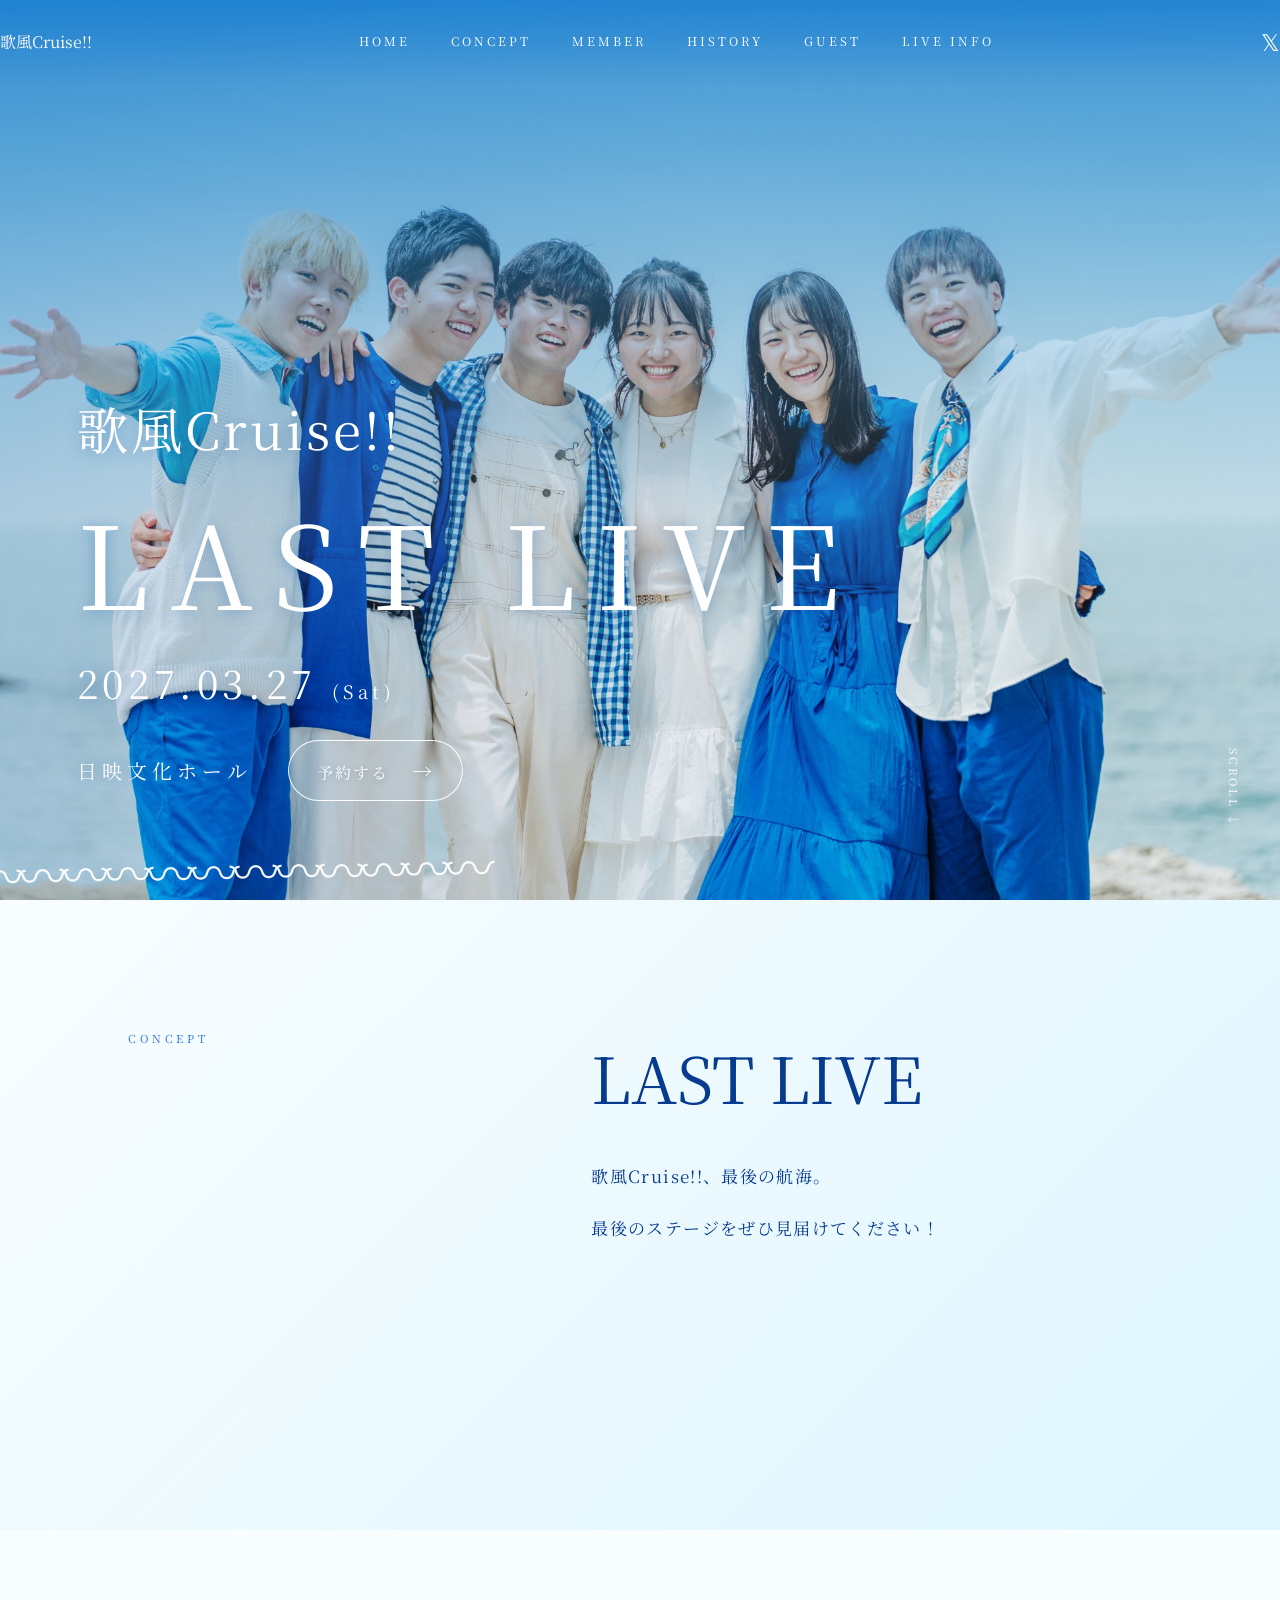
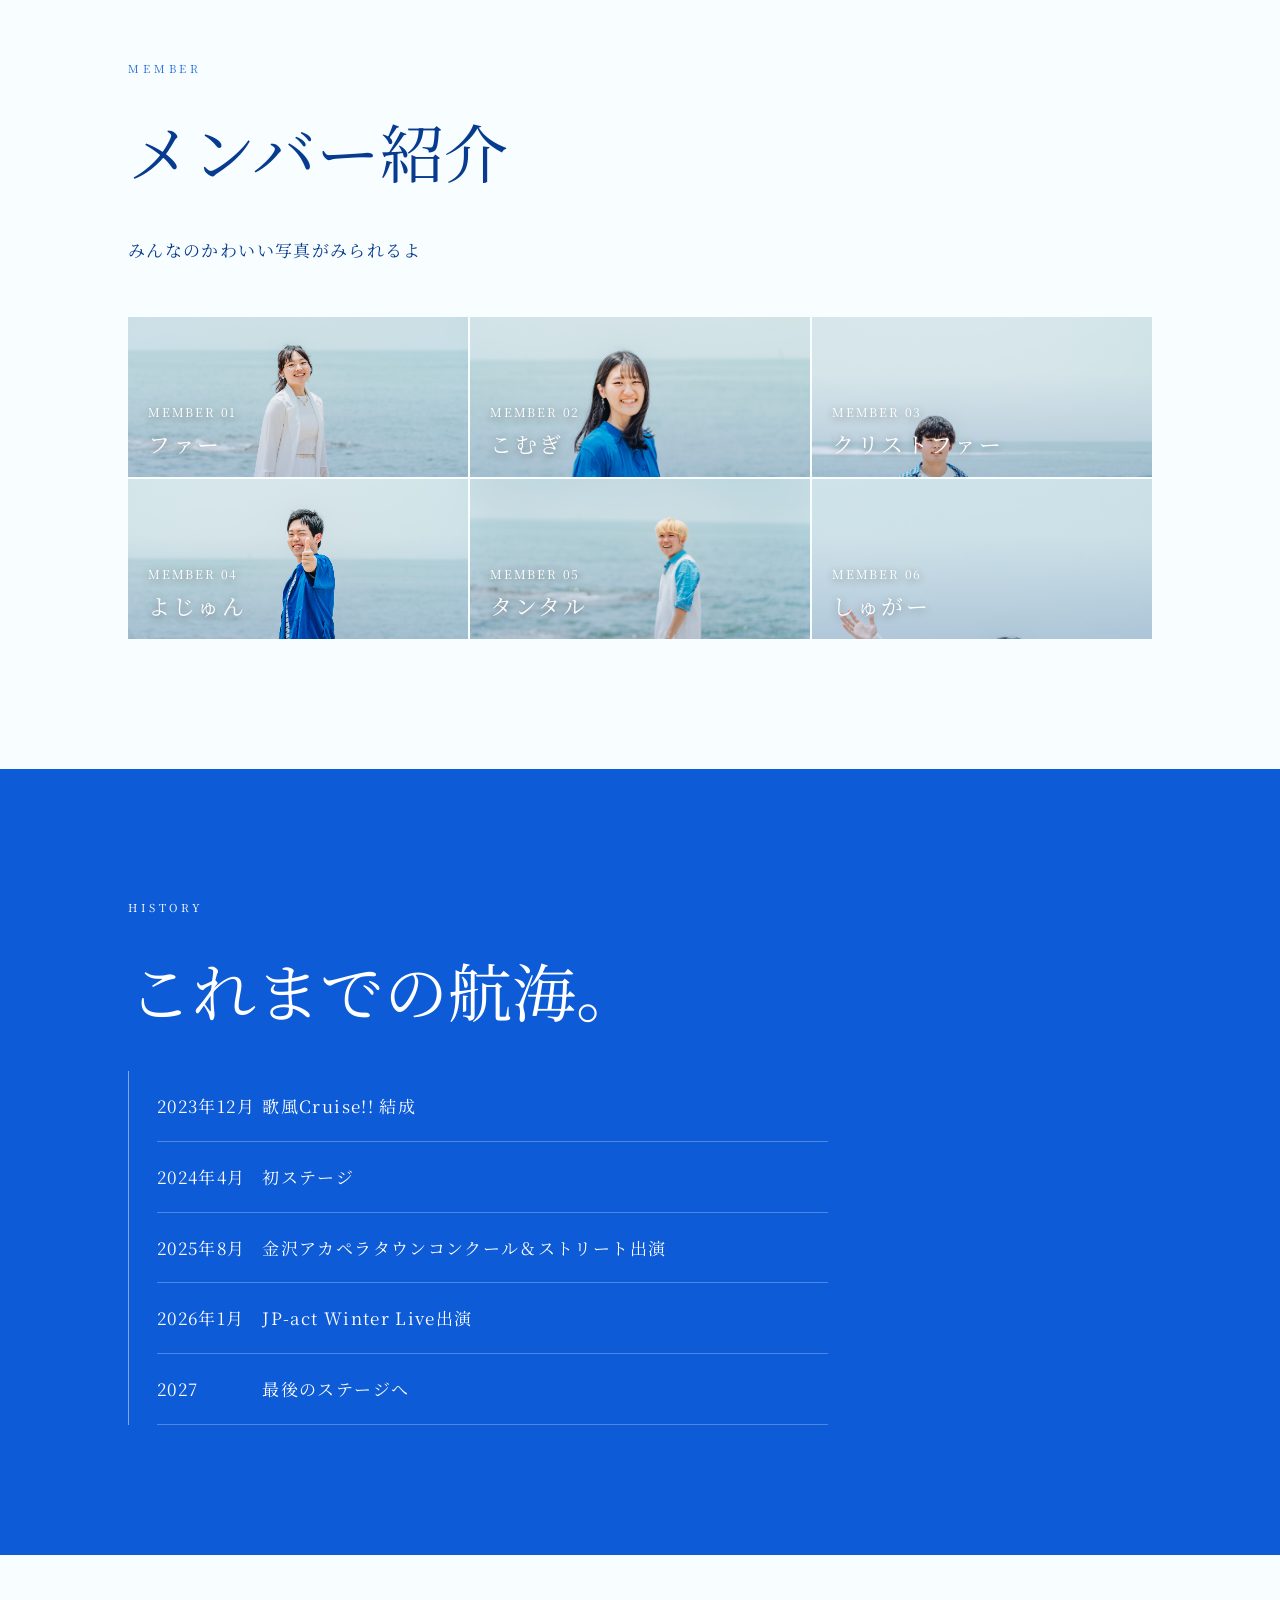
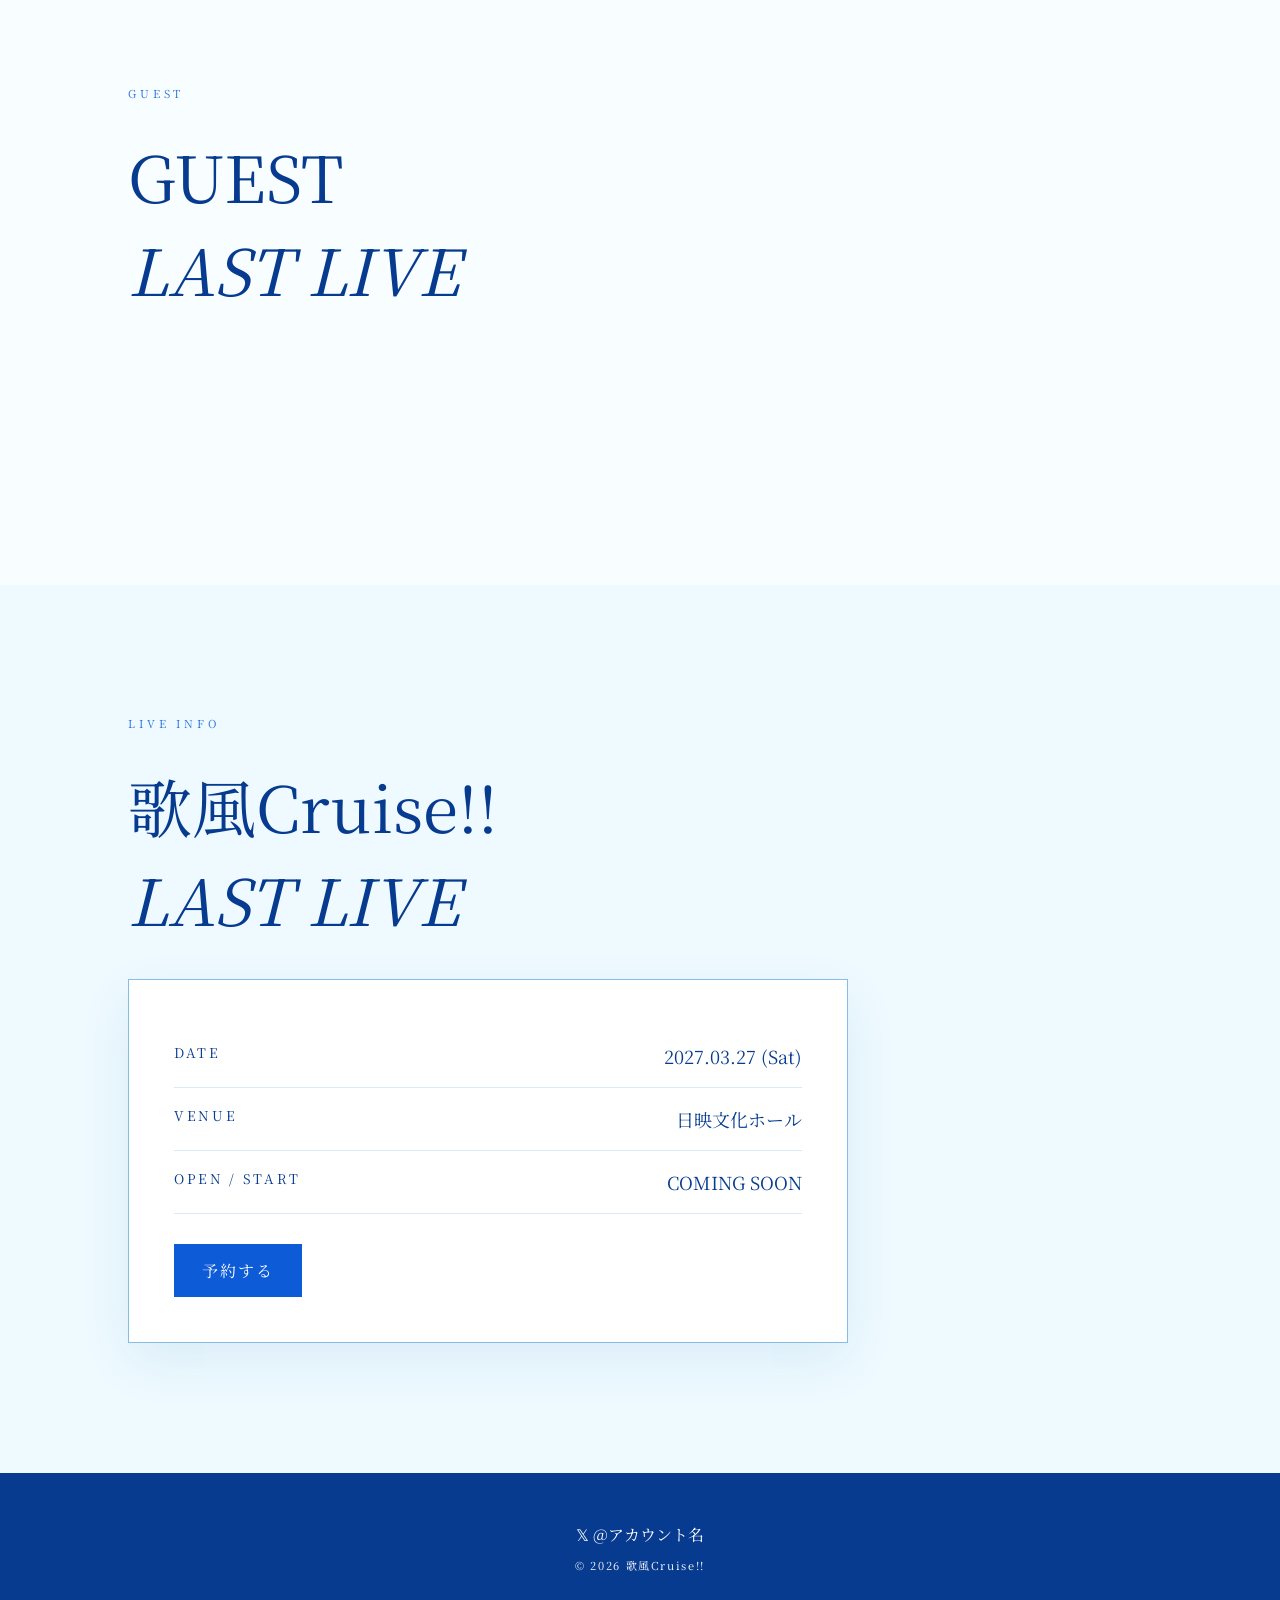
<file: index.html>
<!doctype html>
<html lang="ja">
<head>
  <meta charset="utf-8">
  <meta name="viewport" content="width=device-width, initial-scale=1">

  <title>歌風Cruise!!｜LAST LIVE</title>

  <meta
    name="description"
    content="歌風Cruise!! LAST LIVE 2027.03.27 日映文化ホール"
  >

  <link rel="stylesheet" href="style.css">
</head>


<body>


  <!-- ========================================
       HEADER
  ======================================== -->

  <header class="nav">

    <a
      class="brand"
      href="#home"
      aria-label="歌風Cruise!!"
    >
      歌風Cruise!!
    </a>


    <nav>

      <a href="#home">
        HOME
      </a>

      <a href="#concept">
        CONCEPT
      </a>

      <a href="#member">
        MEMBER
      </a>

      <a href="#history">
        HISTORY
      </a>

      <a href="#guest">
        GUEST
      </a>

      <a href="#live">
        LIVE INFO
      </a>

    </nav>


    <a
      class="x-link"
      href="#"
      aria-label="X"
    >
      𝕏
    </a>

  </header>



  <main>


    <!-- ========================================
         HOME
    ======================================== -->

    <section
      id="home"
      class="hero"
    >

      <div class="hero-photo"></div>

      <div class="hero-wash"></div>


      <div class="hero-content">

        <p class="eyebrow">
          歌風Cruise!!
        </p>


        <h1>
          LAST LIVE
        </h1>


        <div class="date">
          2027.03.27
          <span>(Sat)</span>
        </div>


        <div class="venue">
          日映文化ホール
        </div>


        <a
          class="button hero-button"
          href="#"
          target="_blank"
          rel="noopener"
        >
          予約する
        </a>

      </div>


      <div class="wave">
        〰〰〰〰〰〰〰〰〰〰〰〰
      </div>


      <a
        class="scroll"
        href="#concept"
      >
        SCROLL ↓
      </a>

    </section>



    <!-- ========================================
         CONCEPT
    ======================================== -->

    <section
      id="concept"
      class="section concept"
    >

      <div class="section-label">
        CONCEPT
      </div>


      <div>

        <h2>
          LAST LIVE
        </h2>


        <p>
          歌風Cruise!!、最後の航海。
        </p>


        <p>
          最後のステージをぜひ見届けてください！
        </p>

      </div>

    </section>



    <!-- ========================================
         MEMBER
    ======================================== -->

    <section
      id="member"
      class="section"
    >

      <div class="section-label">
        MEMBER
      </div>


      <h2>
        メンバー紹介
      </h2>


      <p class="lead">
        みんなのかわいい写真がみられるよ
      </p>



      <div class="member-grid">


        <!-- ====================================
             MEMBER 01 ファー
        ==================================== -->

        <button
          class="member-card"
          onclick="openMember('far')"
        >

          <img
            src="photo-69.jpg"
            alt="ファー"
          >


          <div class="member-card-overlay"></div>


          <div class="member-card-text">

            <span>
              MEMBER 01
            </span>

            <strong>
              ファー
            </strong>

          </div>

        </button>



        <!-- ====================================
             MEMBER 02 こむぎ
        ==================================== -->

        <button
          class="member-card"
          onclick="openMember('komugi')"
        >

          <img
            src="photo-76.jpg"
            alt="こむぎ"
          >


          <div class="member-card-overlay"></div>


          <div class="member-card-text">

            <span>
              MEMBER 02
            </span>

            <strong>
              こむぎ
            </strong>

          </div>

        </button>



        <!-- ====================================
             MEMBER 03 クリストファー
        ==================================== -->

        <button
          class="member-card"
          onclick="openMember('christopher')"
        >

          <img
            src="photo-105.jpg"
            alt="クリストファー"
          >


          <div class="member-card-overlay"></div>


          <div class="member-card-text">

            <span>
              MEMBER 03
            </span>

            <strong>
              クリストファー
            </strong>

          </div>

        </button>



        <!-- ====================================
             MEMBER 04 よじゅん
        ==================================== -->

        <button
          class="member-card"
          onclick="openMember('yojun')"
        >

          <img
            src="photo-86.jpg"
            alt="よじゅん"
          >


          <div class="member-card-overlay"></div>


          <div class="member-card-text">

            <span>
              MEMBER 04
            </span>

            <strong>
              よじゅん
            </strong>

          </div>

        </button>



        <!-- ====================================
             MEMBER 05 タンタル
        ==================================== -->

        <button
          class="member-card"
          onclick="openMember('tantal')"
        >

          <img
            src="photo-127.jpg"
            alt="タンタル"
          >


          <div class="member-card-overlay"></div>


          <div class="member-card-text">

            <span>
              MEMBER 05
            </span>

            <strong>
              タンタル
            </strong>

          </div>

        </button>



        <!-- ====================================
             MEMBER 06 しゅがー
        ==================================== -->

        <button
          class="member-card"
          onclick="openMember('sugar')"
        >

          <img
            src="photo-98.jpg"
            alt="しゅがー"
          >


          <div class="member-card-overlay"></div>


          <div class="member-card-text">

            <span>
              MEMBER 06
            </span>

            <strong>
              しゅがー
            </strong>

          </div>

        </button>


      </div>

    </section>



    <!-- ========================================
         MEMBER MODAL
    ======================================== -->

    <div
      id="member-modal"
      class="member-modal"
    >


      <!-- 背景 -->

      <div
        class="member-overlay"
        onclick="closeMember()"
      ></div>



      <!-- パネル -->

      <div class="member-panel">


        <!-- 閉じる -->

        <button
          class="member-close"
          onclick="closeMember()"
          aria-label="閉じる"
        >
          ×
        </button>



        <!-- MEMBER番号 -->

        <div
          id="modal-number"
          class="member-panel-label"
        >
          MEMBER 01
        </div>



        <!-- 名前 -->

        <h2 id="modal-name">
          ファー
        </h2>



        <!-- パート -->

        <p
          id="modal-role"
          class="member-role"
        >
          LEAD
        </p>



        <!-- ==================================
             写真3枚
        ================================== -->

        <div
          id="modal-slider"
          class="member-slider"
        >


          <!-- 写真1 -->

          <div class="member-slide">

            <img
              id="modal-photo-1"
              src="photo-66.jpg"
              alt="ファー 写真1"
            >

          </div>



          <!-- 写真2 -->

          <div class="member-slide">

            <img
              id="modal-photo-2"
              src="photo-69.jpg"
              alt="ファー 写真2"
            >

          </div>



          <!-- 写真3 -->

          <div class="member-slide">

            <img
              id="modal-photo-3"
              src="photo-72.jpg"
              alt="ファー 写真3"
            >

          </div>


        </div>



        <!-- ==================================
             写真ドット
        ================================== -->

        <div class="slider-dots">


          <button
            class="active"
            onclick="goToPhoto(0)"
            aria-label="写真1"
          ></button>


          <button
            onclick="goToPhoto(1)"
            aria-label="写真2"
          ></button>


          <button
            onclick="goToPhoto(2)"
            aria-label="写真3"
          ></button>


        </div>



        <!-- ==================================
             プロフィール
        ================================== -->

        <div
          id="modal-profile"
          class="member-profile"
        >

          <p>
            Lead。歌風Cruise!!の発起人。そしてドライバー。
          </p>

          <p>
            みんなの衣装もファー発案。
          </p>

        </div>


      </div>

    </div>



    <!-- ========================================
         HISTORY
    ======================================== -->

    <section
      id="history"
      class="section blue-section"
    >

      <div class="section-label">
        HISTORY
      </div>


      <h2>
        これまでの航海。
      </h2>



      <div class="timeline">


        <p>

          <span>
            2023年12月
          </span>

          歌風Cruise!! 結成

        </p>


        <p>

          <span>
            2024年4月
          </span>

          初ステージ

        </p>


        <p>

          <span>
            2025年8月
          </span>

          金沢アカペラタウンコンクール＆ストリート出演

        </p>


        <p>

          <span>
            2026年1月
          </span>

          JP-act Winter Live出演

        </p>


        <p>

          <span>
            2027
          </span>

          最後のステージへ

        </p>


      </div>

    </section>



    <!-- ========================================
         GUEST
    ======================================== -->

    <section
      id="guest"
      class="section guest"
    >

      <div class="section-label">
        GUEST
      </div>


      <h2>

        GUEST
        <br>

        <em>
          LAST LIVE
        </em>

      </h2>


      <div class="guest-content">

        <!-- ゲスト情報をここに追加 -->

      </div>

    </section>



    <!-- ========================================
         LIVE INFO
    ======================================== -->

    <section
      id="live"
      class="section live"
    >

      <div class="section-label">
        LIVE INFO
      </div>


      <h2>

        歌風Cruise!!<br>

        <em>
          LAST LIVE
        </em>

      </h2>



      <div class="live-card">


        <div>

          <small>
            DATE
          </small>

          <strong>
            2027.03.27 (Sat)
          </strong>

        </div>



        <div>

          <small>
            VENUE
          </small>

          <strong>
            日映文化ホール
          </strong>

        </div>



        <div>

          <small>
            OPEN / START
          </small>

          <strong>
            COMING SOON
          </strong>

        </div>



        <a
          class="button"
          href="#"
          target="_blank"
          rel="noopener"
        >
          予約する
        </a>


      </div>

    </section>


  </main>



  <!-- ========================================
       FOOTER
  ======================================== -->

  <footer>


    <a
      href="#"
      class="footer-x"
      target="_blank"
      rel="noopener"
    >
      𝕏 @アカウント名
    </a>


    <p>
      © 2026 歌風Cruise!!
    </p>


  </footer>



  <!-- ========================================
       JAVASCRIPT
  ======================================== -->

  <script>


    /*
    ==================================================
    メンバー情報

    写真ファイル名はここだけ変更すればOK！
    ==================================================
    */


    const members = {


      /* ================================
         ファー
      ================================= */

      far: {

        number: "MEMBER 01",

        name: "ファー",

        role: "LEAD",

        photos: [

          "photo-66.jpg",

          "photo-69.jpg",

          "photo-72.jpg"

        ],

        profile: `

          <p>
            Lead。歌風Cruise!!の発起人。そしてドライバー。
          </p>

          <p>
            みんなの衣装もファー発案。
          </p>

        `

      },


      /* ================================
         こむぎ
      ================================= */

      komugi: {

        number: "MEMBER 02",

        name: "こむぎ",

        role: "MEMBER",

        photos: [

          "photo-76.jpg",

          "photo-78.jpg",

          "photo-80.jpg"

        ],

        profile: `

          <p>
            こむぎだけど米派。
          </p>

          <p>
            歌風Cruise!!での思い出など。
          </p>

        `

      },


      /* ================================
         クリストファー
      ================================= */

      christopher: {

        number: "MEMBER 03",

        name: "クリストファー",

        role: "MEMBER",

        photos: [

          "photo-105.jpg",

          "photo-106.jpg",

          "photo-114.jpg"

        ],

        profile: `

          <p>
            クリストファーは本名。
          </p>

          <p>
            歌風Cruise!!での思い出など。
          </p>

        `

      },


      /* ================================
         よじゅん
      ================================= */

      yojun: {

        number: "MEMBER 04",

        name: "よじゅん",

        role: "MEMBER",

        photos: [

          "photo-86.jpg",

          "photo-90.jpg",

          "photo-92.jpg"

        ],

        profile: `

          <p>
            よーじゅら。
          </p>

          <p>
            歌風Cruise!!での思い出など。
          </p>

        `

      },


      /* ================================
         タンタル
      ================================= */

      tantal: {

        number: "MEMBER 05",

        name: "タンタル",

        role: "MEMBER",

        photos: [

          "photo-117.jpg",

          "photo-125.jpg",

          "photo-127.jpg"

        ],

        profile: `

          <p>
            報連相ちゃんとしてください。
          </p>

          <p>
            歌風Cruise!!での思い出など。
          </p>

        `

      },


      /* ================================
         しゅがー
      ================================= */

      sugar: {

        number: "MEMBER 06",

        name: "しゅがー",

        role: "MEMBER",

        photos: [

          "photo-98.jpg",

          "photo-99.jpg",

          "photo-102.jpg"

        ],

        profile: `

          <p>
            おしゅが。
          </p>

          <p>
            歌風Cruise!!での思い出など。
          </p>

        `

      }

    };



    /*
    ==================================================
    メンバー詳細を開く
    ==================================================
    */

    function openMember(memberId){


      const member =
        members[memberId];


      if(!member){
        return;
      }


      /*
      名前などを変更
      */

      document
        .getElementById("modal-number")
        .textContent =
        member.number;


      document
        .getElementById("modal-name")
        .textContent =
        member.name;


      document
        .getElementById("modal-role")
        .textContent =
        member.role;


      /*
      プロフィール
      */

      document
        .getElementById("modal-profile")
        .innerHTML =
        member.profile;



      /*
      ==========================================
      写真3枚をセット
      ==========================================
      */


      document
        .getElementById("modal-photo-1")
        .src =
        member.photos[0];


      document
        .getElementById("modal-photo-2")
        .src =
        member.photos[1];


      document
        .getElementById("modal-photo-3")
        .src =
        member.photos[2];



      /*
      altも変更
      */

      document
        .getElementById("modal-photo-1")
        .alt =
        member.name + " 写真1";


      document
        .getElementById("modal-photo-2")
        .alt =
        member.name + " 写真2";


      document
        .getElementById("modal-photo-3")
        .alt =
        member.name + " 写真3";



      /*
      ==========================================
      スライダーを写真1に戻す
      ==========================================
      */

      const slider =
        document.getElementById(
          "modal-slider"
        );


      slider.scrollTo({

        left: 0,

        behavior: "instant"

      });



      /*
      ドットを写真1に戻す
      */

      document
        .querySelectorAll(
          ".slider-dots button"
        )
        .forEach(
          function(dot, index){

            dot.classList.toggle(
              "active",
              index === 0
            );

          }
        );



      /*
      モーダルを開く
      */

      document
        .getElementById("member-modal")
        .classList.add("open");


      document.body.style.overflow =
        "hidden";

    }



    /*
    ==================================================
    メンバー詳細を閉じる
    ==================================================
    */

    function closeMember(){


      document
        .getElementById("member-modal")
        .classList.remove("open");


      document.body.style.overflow =
        "";

    }



    /*
    ==================================================
    ESCキーでも閉じる
    ==================================================
    */

    document.addEventListener(
      "keydown",
      function(event){

        if(
          event.key === "Escape"
        ){

          closeMember();

        }

      }
    );



    /*
    ==================================================
    写真スライダー
    ==================================================
    */

    const slider =
      document.getElementById(
        "modal-slider"
      );


    const dots =
      document.querySelectorAll(
        ".slider-dots button"
      );



    /*
    スワイプしたとき
    */

    if(slider){

      slider.addEventListener(
        "scroll",
        function(){


          const index =
            Math.round(
              slider.scrollLeft /
              slider.clientWidth
            );


          dots.forEach(
            function(dot, i){

              dot.classList.toggle(
                "active",
                i === index
              );

            }
          );

        }
      );

    }



    /*
    ==================================================
    ●を押したとき
    ==================================================
    */

    function goToPhoto(index){


      slider.scrollTo({

        left:
          slider.clientWidth *
          index,

        behavior: "smooth"

      });

    }


  </script>


</body>
</html>
</file>
<file: style.css>
@import url('https://fonts.googleapis.com/css2?family=Noto+Serif+JP:wght@400;600&display=swap');

:root{
  --blue:#0d5bd7;
  --sky:#bfe8f5;
  --ink:#073b8f;
  --white:#fff;
}

*{
  box-sizing:border-box;
}

html{
  scroll-behavior:smooth;
}

body{
  margin:0;
  color:var(--ink);
  font-family:"Noto Serif JP",serif;
  background:#f8fdff;
}

a{
  color:inherit;
  text-decoration:none;
}


/* =========================
   NAV
========================= */

.nav{
  position:fixed;
  z-index:20;
  top:0;
  left:0;
  right:0;
  height:82px;

  display:flex;
  align-items:center;

  padding:0;

  color:white;

  background:linear-gradient(
    #0574cf66,
    transparent
  );

  backdrop-filter:blur(2px);
}

.brand img{
  width:78px;
  height:52px;

  object-fit:contain;
  object-position:center;

  border-radius:0;
}

.nav nav{
  display:flex;
  gap:3.2vw;
  margin:auto;

  font-size:12px;
  letter-spacing:.25em;
}

.nav nav a{
  padding:10px 0;
  border-bottom:1px solid transparent;
}

.nav nav a:hover{
  border-bottom-color:white;
}

.x-link{
  font-size:23px;
}


/* =========================
   HERO
========================= */

.hero{
  min-height:100svh;

  position:relative;
  overflow:hidden;

  color:white;

  display:flex;
  align-items:flex-end;
}

.hero-photo{
  position:absolute;
  inset:0;

  background:
    url("images/main.jpg")
    center center /
    cover
    no-repeat;
}


/*
  上が濃い青
  ↓
  下に向かって少しずつ薄く
  ↓
  メンバーのところでは写真を見せる
*/

.hero-wash{
  position:absolute;
  inset:0;

  background:
    linear-gradient(
      to bottom,
      rgba(5,116,207,.72) 0%,
      rgba(25,135,210,.55) 18%,
      rgba(80,165,220,.32) 38%,
      rgba(180,215,238,.12) 58%,
      rgba(255,255,255,0) 75%
    ),
    linear-gradient(
      90deg,
      #0a62c422,
      #ffffff00 55%
    );
}


.hero-content{
  position:relative;
  z-index:2;

  padding:0 6vw 11vh;

  text-shadow:
    0 2px 15px #0750a455;
}

.eyebrow{
  font-size:clamp(25px,4vw,58px);

  letter-spacing:.06em;

  margin:0 0 12px;
}

h1{
  font-size:clamp(52px,9vw,128px);

  letter-spacing:.18em;

  margin:0 0 12px;

  font-weight:400;
}

.date{
  font-size:clamp(24px,3vw,44px);

  letter-spacing:.12em;
}

.date span{
  font-size:.48em;
}


/*
  予約ボタンを横に置けるようにする
*/

.venue{
  display:inline-block;

  font-size:20px;

  letter-spacing:.25em;

  margin-top:7px;
}


/* =========================
   HERO 予約ボタン
========================= */

.hero-button{
  display:inline-flex;

  align-items:center;
  justify-content:center;

  margin-top:0;
  margin-left:32px;

  padding:12px 30px;

  border:1.5px solid rgba(255,255,255,.95);
  border-radius:999px;

  color:white !important;

  /*
    中は透明に近くして
    後ろの写真・青を透けさせる
  */
  background:rgba(255,255,255,.08) !important;

  letter-spacing:.12em;

  text-shadow:
    0 1px 6px rgba(0,50,100,.3);

  backdrop-filter:blur(3px);
  -webkit-backdrop-filter:blur(3px);

  transition:
    background .25s ease,
    transform .25s ease;
}

.hero-button::after{
  content:"→";

  margin-left:18px;

  font-size:20px;
}

.hero-button:hover{
  background:rgba(255,255,255,.18) !important;

  transform:translateY(-2px);
}


/* =========================
   HERO MESSAGE
========================= */

.hero-message{
  position:absolute;
  z-index:2;

  right:7vw;
  top:25vh;

  font-size:clamp(17px,2vw,27px);

  line-height:2.2;

  letter-spacing:.2em;
}

.wave{
  position:absolute;
  z-index:2;

  bottom:0;
  left:-2%;

  width:104%;

  font-size:52px;

  letter-spacing:-.18em;

  transform:rotate(-1deg);

  opacity:.95;
}

.scroll{
  position:absolute;
  z-index:3;

  right:3vw;
  bottom:8vh;

  writing-mode:vertical-rl;

  letter-spacing:.25em;

  font-size:11px;
}


/* =========================
   SECTION
========================= */

.section{
  padding:130px 10vw;

  min-height:70vh;
}

.section-label{
  font-size:11px;

  letter-spacing:.35em;

  margin-bottom:28px;

  color:#2872da;
}

.section h2{
  font-size:clamp(35px,5vw,68px);

  font-weight:400;

  line-height:1.45;

  margin:0 0 35px;
}

.section p{
  font-size:17px;

  line-height:2.1;

  letter-spacing:.08em;
}


/* =========================
   CONCEPT
========================= */

.concept{
  display:grid;

  grid-template-columns:
    1fr 1.5fr;

  gap:7vw;

  background:
    linear-gradient(
      135deg,
      #f8fdff,
      #dff6ff
    );
}


/* =========================
   MEMBER
========================= */

.member-grid{
  display:grid;

  grid-template-columns:
    repeat(3,1fr);

  gap:2px;

  margin-top:50px;
}


/* =========================
   メンバーカード
========================= */

.member-card{
  position:relative;

  overflow:hidden;

  width:100%;

  min-height:160px;

  padding:20px;

  display:flex;

  align-items:flex-end;

  border:none;

  border-radius:0;

  background:#d7effa;

  color:white;

  font-family:inherit;

  text-align:left;

  cursor:pointer;
}


/* =========================
   カード写真
========================= */

.member-card img{
  position:absolute;

  top:0;
  left:0;

  width:100%;
  height:100%;

  display:block;

  object-fit:cover;

  object-position:center 35%;

  z-index:0;

  transform:scale(1);

  transform-origin:center center;
}


/*
  ここだけ6人それぞれ調整。

  レイアウトは変えず、
  写真の中身だけ動かしている。
*/


/* ファー */
.member-card:nth-child(1) img{
  object-position:center 28%;
  transform:scale(1.02);
}


/* こむぎ */
.member-card:nth-child(2) img{
  object-position:center 30%;
  transform:scale(1.02);
}


/* クリストファー */
.member-card:nth-child(3) img{
  object-position:center 27%;
  transform:scale(1.03);
}


/* よじゅん */
.member-card:nth-child(4) img{
  object-position:center 27%;
  transform:scale(1.03);
}


/* タンタル */
.member-card:nth-child(5) img{
  object-position:center 29%;
  transform:scale(1.03);
}


/* しゅがー */
.member-card:nth-child(6) img{
  object-position:center 25%;
  transform:scale(1.03);
}


/* =========================
   カード写真の青フィルター
========================= */

.member-card-overlay{
  position:absolute;

  top:0;
  left:0;

  width:100%;
  height:100%;

  background:
    linear-gradient(
      transparent 35%,
      rgba(7,59,143,.15)
    );

  z-index:1;
}


/* =========================
   カード文字
========================= */

.member-card-text{
  position:absolute;

  left:20px;
  bottom:18px;

  z-index:2;

  writing-mode:horizontal-tb;

  white-space:nowrap;

  text-align:left;

  text-shadow:
    0 2px 8px rgba(0,0,0,.45);
}

.member-card-text span{
  display:block;

  font-size:12px;

  letter-spacing:.15em;

  writing-mode:horizontal-tb;

  white-space:nowrap;
}

.member-card-text strong{
  display:block;

  margin-top:8px;

  font-size:22px;

  font-weight:400;

  letter-spacing:.12em;

  writing-mode:horizontal-tb;

  white-space:nowrap;
}


/* =========================
   未登録メンバー
========================= */

.member-empty{
  cursor:default;

  color:var(--ink);

  background:#d7effa;
}

.member-empty:hover{
  background:#d7effa;
}


/* =========================
   MEMBER MODAL
========================= */

.member-modal{
  position:fixed;

  inset:0;

  z-index:100;

  display:none;

  align-items:flex-end;

  justify-content:center;
}

.member-modal.open{
  display:flex;
}


/* 背景 */

.member-overlay{
  position:absolute;

  inset:0;

  background:
    rgba(7,59,143,.22);

  backdrop-filter:blur(3px);

  animation:
    fadeIn .35s ease;
}


/* 詳細パネル */

.member-panel{
  position:relative;

  z-index:2;

  width:min(760px,100%);

  max-height:92svh;

  overflow-y:auto;

  background:
    rgba(255,255,255,.96);

  padding:45px 7vw 60px;

  box-shadow:
    0 -15px 60px
    rgba(7,59,143,.18);

  animation:
    panelUp .45s ease;
}


/* 閉じる */

.member-close{
  position:absolute;

  top:18px;
  right:22px;

  border:none;

  background:none;

  color:var(--ink);

  font-size:35px;

  font-weight:200;

  line-height:1;

  cursor:pointer;
}


/* MEMBER 01 */

.member-panel-label{
  color:#2872da;

  font-size:11px;

  letter-spacing:.35em;

  margin-bottom:15px;
}

.member-panel h2{
  margin:0;

  font-size:42px;

  font-weight:400;

  letter-spacing:.1em;
}

.member-role{
  margin:
    8px 0 28px
    !important;

  color:#2872da;

  font-size:12px
    !important;

  letter-spacing:.25em
    !important;
}


/* =========================
   PHOTO SLIDER
========================= */

.member-slider{
  display:flex;

  width:100%;

  overflow-x:auto;

  scroll-snap-type:
    x mandatory;

  scroll-behavior:smooth;

  gap:0;

  scrollbar-width:none;

  -webkit-overflow-scrolling:touch;
}

.member-slider::-webkit-scrollbar{
  display:none;
}


/* 1枚ぶん */

.member-slide{
  flex:
    0 0 100%;

  width:100%;

  scroll-snap-align:start;

  display:flex;

  justify-content:center;
}


/* PCの写真 */

.member-slide img{
  display:block;

  width:min(420px,100%);

  height:auto;

  aspect-ratio:4 / 5;

  object-fit:cover;

  margin:0 auto;
}


/* =========================
   SLIDER DOTS
========================= */

.slider-dots{
  display:flex;

  justify-content:center;

  align-items:center;

  gap:9px;

  margin:
    15px 0 30px;
}

.slider-dots button{
  width:7px;

  height:7px;

  padding:0;

  border:
    1px solid #2872da;

  border-radius:50%;

  background:transparent;

  cursor:pointer;

  transition:
    all .25s ease;
}

.slider-dots button.active{
  background:#2872da;
}


/* =========================
   PROFILE
========================= */

.member-profile{
  max-width:600px;

  margin:auto;
}

.member-profile p{
  font-size:15px;

  line-height:2;
}


/* =========================
   HISTORY
========================= */

.blue-section{
  background:var(--blue);

  color:white;
}

.blue-section .section-label{
  color:white;
}

.timeline{
  border-left:
    1px solid #ffffff77;

  padding-left:28px;

  max-width:700px;
}

.timeline p{
  border-bottom:
    1px solid #ffffff44;

  padding:17px 0;

  margin:0;
}

.timeline span{
  display:inline-block;

  width:100px;

  white-space:nowrap;
}


/* =========================
   LIVE
========================= */

.live{
  background:#eefaff;
}

.live-card{
  max-width:720px;

  border:
    1px solid #86bde8;

  background:white;

  padding:45px;

  box-shadow:
    0 18px 50px
    #0a5aa315;
}

.live-card>div{
  display:flex;

  justify-content:space-between;

  border-bottom:
    1px solid #d7eaf6;

  padding:18px 0;
}

.live-card small{
  letter-spacing:.2em;
}

.live-card strong{
  font-size:18px;

  font-weight:400;
}

.button{
  display:inline-block;

  margin-top:30px;

  padding:15px 28px;

  background:var(--blue);

  color:white;

  letter-spacing:.12em;
}


/* =========================
   FOOTER
========================= */

footer{
  padding:50px;

  text-align:center;

  background:#073b8f;

  color:white;
}

footer img{
  width:90px;
  height:60px;

  object-fit:contain;

  border-radius:0;
}

footer p{
  font-size:11px;

  letter-spacing:.15em;
}


/* =========================
   ANIMATION
========================= */

@keyframes fadeIn{

  from{
    opacity:0;
  }

  to{
    opacity:1;
  }

}

@keyframes panelUp{

  from{
    transform:translateY(100%);
    opacity:0;
  }

  to{
    transform:translateY(0);
    opacity:1;
  }

}


/* =========================
   MOBILE
========================= */

@media(max-width:760px){

  /* NAV */

  .nav{
    height:65px;

    padding:0;
  }

  .brand img{
    width:58px;

    height:40px;
  }

  .nav nav{
    gap:13px;

    font-size:8px;

    letter-spacing:.12em;
  }

  .x-link{
    font-size:18px;
  }


  /* =========================
     HERO
  ========================= */

  .hero-photo{
    background-position:
      center center;

    background-size:contain;

    background-repeat:no-repeat;
  }

  .hero{
    min-height:100svh;
  }

  /*
    スマホも上を濃く、
    下に向かって薄く
  */

  .hero-wash{
    background:
      linear-gradient(
        to bottom,
        rgba(5,116,207,.72) 0%,
        rgba(25,135,210,.55) 18%,
        rgba(80,165,220,.32) 38%,
        rgba(180,215,238,.12) 58%,
        rgba(255,255,255,0) 75%
      ),
      linear-gradient(
        90deg,
        #0a62c422,
        #ffffff00 55%
      );
  }


  .hero-content{
    padding:
      0 7vw 9vh;
  }

  .hero-message{
    top:17vh;

    right:7vw;

    font-size:14px;
  }


  /*
    スマホでも会場名と予約ボタンを
    横並びにする
  */

  .venue{
    display:inline-block;

    font-size:16px;

    letter-spacing:.18em;

    margin-top:7px;
  }

  .hero-button{
    margin-top:0;

    margin-left:15px;

    padding:10px 20px;

    font-size:12px;

    border-width:1.5px;
  }

  .hero-button::after{
    margin-left:10px;

    font-size:17px;
  }


  .wave{
    font-size:30px;
  }


  /* =========================
     SECTION
  ========================= */

  .section{
    padding:
      90px 7vw;
  }

  .concept{
    display:block;
  }

  .concept>div+div{
    margin-top:55px;
  }


  /* =========================
     MEMBER GRID
  ========================= */

  .member-grid{
    grid-template-columns:
      repeat(2,1fr);

    margin-top:40px;
  }

  .member-card{
    min-height:120px;

    padding:18px;
  }


  /*
    スマホでは写真の中身だけ
    個別に調整
  */

  /* ファー */
  .member-card:nth-child(1) img{
    object-position:center 25%;
    transform:scale(1.03);
  }

  /* こむぎ */
  .member-card:nth-child(2) img{
    object-position:center 27%;
    transform:scale(1.03);
  }

  /* クリストファー */
  .member-card:nth-child(3) img{
    object-position:center 24%;
    transform:scale(1.04);
  }

  /* よじゅん */
  .member-card:nth-child(4) img{
    object-position:center 25%;
    transform:scale(1.04);
  }

  /* タンタル */
  .member-card:nth-child(5) img{
    object-position:center 27%;
    transform:scale(1.04);
  }

  /* しゅがー */
  .member-card:nth-child(6) img{
    object-position:center 23%;
    transform:scale(1.04);
  }


  .member-card-text{
    left:18px;

    bottom:16px;
  }

  .member-card-text span{
    font-size:10px;
  }

  .member-card-text strong{
    font-size:18px;
  }


  /* =========================
     MEMBER MODAL
  ========================= */

  .member-panel{
    width:100%;

    max-height:94svh;

    padding:
      40px 7vw 45px;
  }

  .member-panel h2{
    font-size:34px;
  }

  .member-close{
    top:15px;

    right:18px;

    font-size:32px;
  }


  /* スマホは写真を横幅いっぱい */

  .member-slide img{
    width:100%;

    aspect-ratio:4 / 5;

    object-fit:cover;
  }


  /* =========================
     HISTORY
  ========================= */

  .timeline span{
    display:block;

    width:max-content;

    white-space:nowrap;

    word-break:keep-all;

    overflow-wrap:normal;

    margin-bottom:8px;
  }

  .timeline p{
    line-height:1.8;

    word-break:normal;

    overflow-wrap:break-word;
  }


  /* =========================
     LIVE
  ========================= */

  .live-card{
    padding:28px;
  }

  .live-card>div{
    display:block;
  }

  .live-card strong{
    display:block;

    margin-top:7px;
  }

}
</file>
